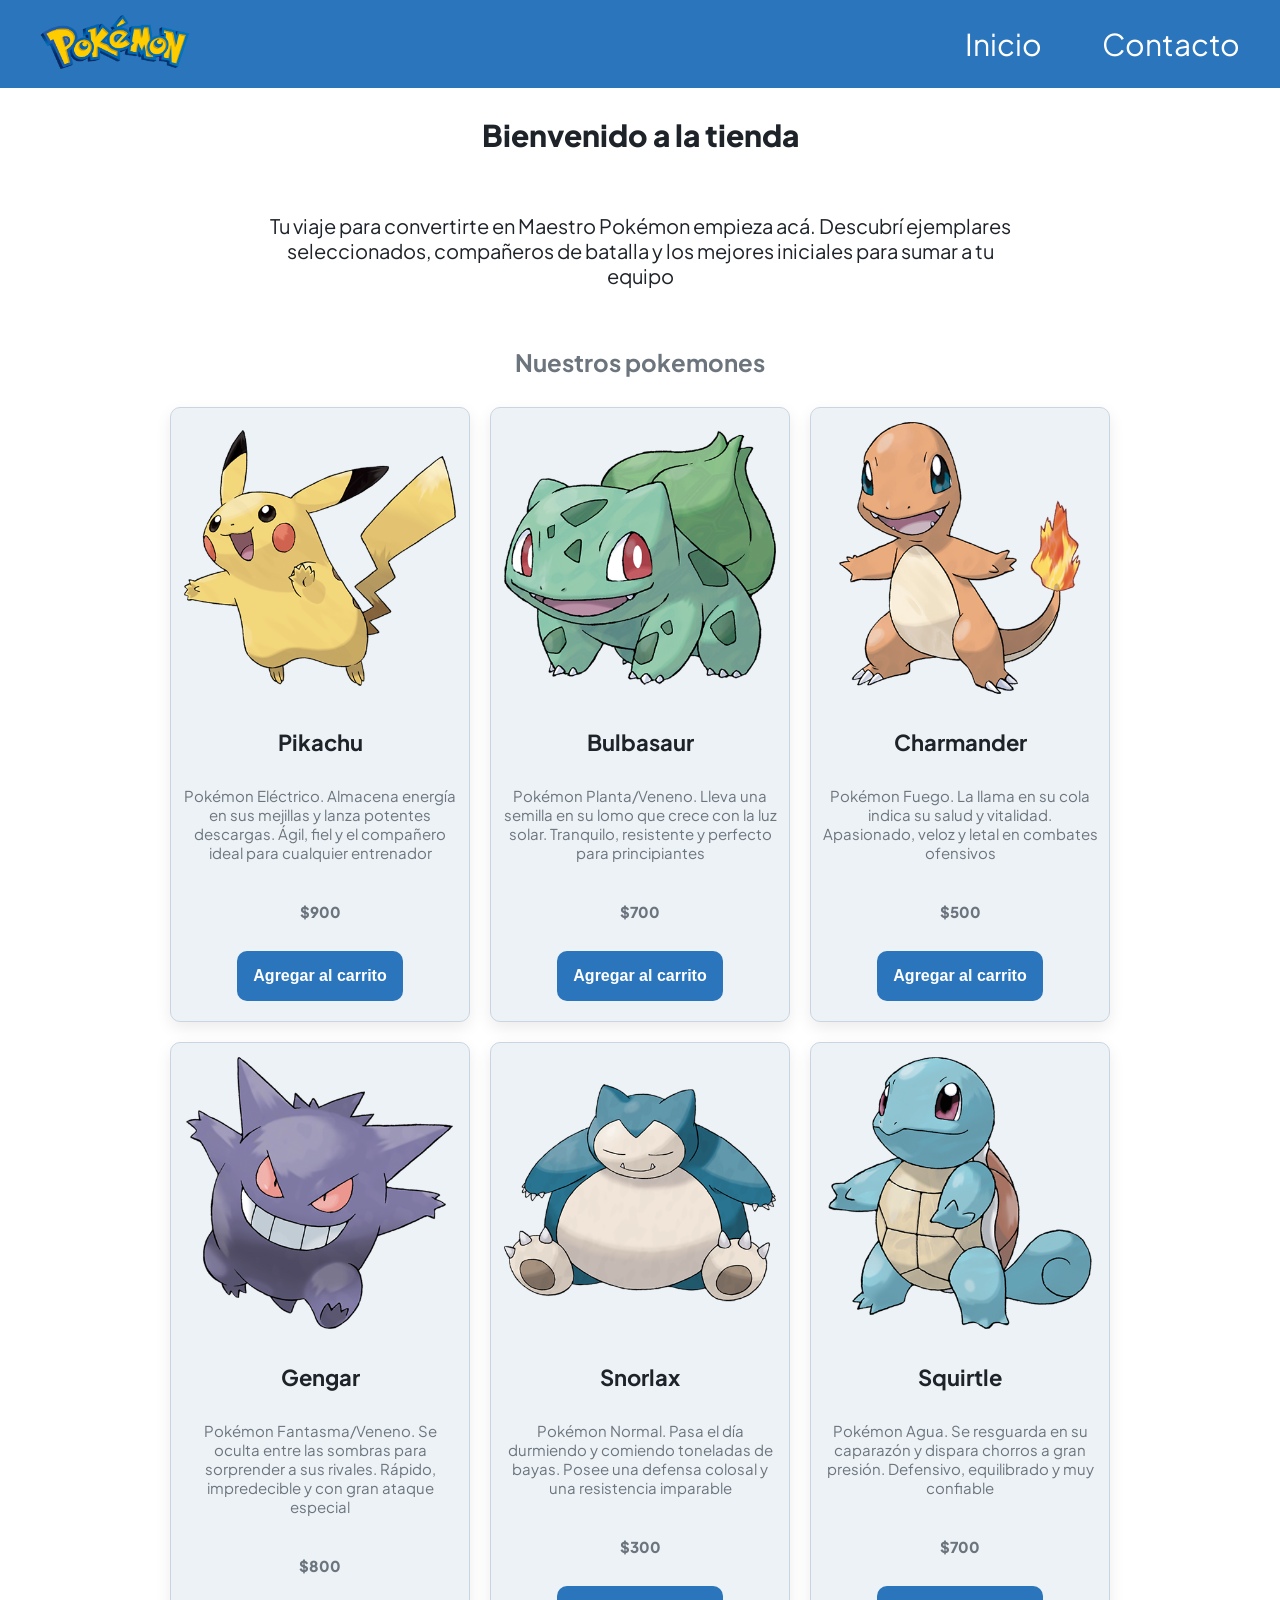
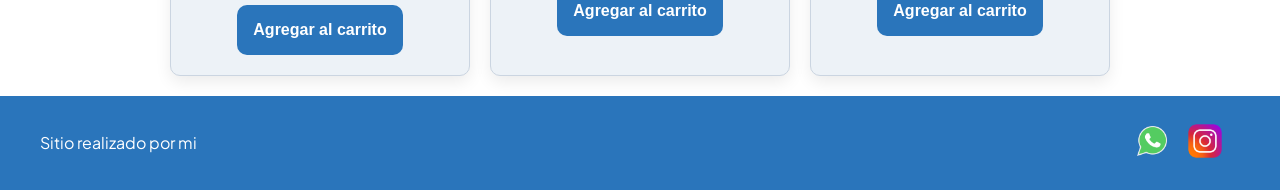
<file: index.html>
<!doctype html>
<html lang="en">
  <head>
    <meta charset="UTF-8" />
    <meta name="viewport" content="width=device-width, initial-scale=1.0" />

    <!--Fuente-->
    <link rel="preconnect" href="https://fonts.googleapis.com" />
    <link rel="preconnect" href="https://fonts.gstatic.com" crossorigin />
    <link
      href="https://fonts.googleapis.com/css2?family=Plus+Jakarta+Sans:ital,wght@0,200..800;1,200..800&display=swap"
      rel="stylesheet"
    />

    <!--CSS-->
    <link rel="stylesheet" href="./css/styles.css" />
    <title>Inicio</title>
  </head>
  <body>
    <header>
      <div class="div-logo">
        <a class="logo" href="./index.html"
          ><img src="./img/logo.png" alt="logo pokemon"
        /></a>
      </div>
      <nav class="header-nav">
        <ul>
          <li><a href="./index.html">Inicio</a></li>
          <li><a href="./pages/contacto.html">Contacto</a></li>
        </ul>
      </nav>
    </header>
    <main>
      <section class="inicio">
        <h1>Bienvenido a la tienda</h1>
        <p class="parrafo">
          Tu viaje para convertirte en Maestro Pokémon empieza acá. Descubrí
          ejemplares seleccionados, compañeros de batalla y los mejores
          iniciales para sumar a tu equipo
        </p>
      </section>
      <section>
        <h2 class="titulos-productos text-secondary">Nuestros pokemones</h2>
        <div class="contenedor-tarjetas">
          <!--Card 1-->
          <article class="card text-dark">
            <img src="./img/pikachu.png" alt="Imagen Pikachu" />
            <h3>Pikachu</h3>
            <p>
              Pokémon Eléctrico. Almacena energía en sus mejillas y lanza
              potentes descargas. Ágil, fiel y el compañero ideal para cualquier
              entrenador
            </p>
            <p class="precio">$900</p>
            <button class="btn">Agregar al carrito</button>
          </article>
          <!--Card 2-->
          <article class="card text-dark">
            <img src="./img/bulbasaur.png" alt="Imagen Bulbasaur" />
            <h3>Bulbasaur</h3>
            <p>
              Pokémon Planta/Veneno. Lleva una semilla en su lomo que crece con
              la luz solar. Tranquilo, resistente y perfecto para principiantes
            </p>
            <p class="precio">$700</p>
            <button class="btn">Agregar al carrito</button>
          </article>
          <!--Card 3-->
          <article class="card text-dark">
            <img src="./img/charmander.png" alt="Imagen Charmander" />
            <h3>Charmander</h3>
            <p>
              Pokémon Fuego. La llama en su cola indica su salud y vitalidad.
              Apasionado, veloz y letal en combates ofensivos
            </p>
            <p class="precio">$500</p>
            <button class="btn">Agregar al carrito</button>
          </article>
          <!--Card 4-->
          <article class="card text-dark">
            <img src="./img/gengar.png" alt="Imagen Gengar" />
            <h3>Gengar</h3>
            <p>
              Pokémon Fantasma/Veneno. Se oculta entre las sombras para
              sorprender a sus rivales. Rápido, impredecible y con gran ataque
              especial
            </p>
            <p class="precio">$800</p>
            <button class="btn">Agregar al carrito</button>
          </article>
          <!--Card 5-->
          <article class="card text-dark">
            <img src="./img/snorlax.png" alt="Imagen Snorlax" />
            <h3>Snorlax</h3>
            <p>
              Pokémon Normal. Pasa el día durmiendo y comiendo toneladas de
              bayas. Posee una defensa colosal y una resistencia imparable
            </p>
            <p class="precio">$300</p>
            <button class="btn">Agregar al carrito</button>
          </article>
          <!--Card 6-->
          <article class="card text-dark">
            <img src="./img/squirtle.png" alt="Imagen Squirtle" />
            <h3>Squirtle</h3>
            <p>
              Pokémon Agua. Se resguarda en su caparazón y dispara chorros a
              gran presión. Defensivo, equilibrado y muy confiable
            </p>
            <p class="precio">$700</p>
            <button class="btn">Agregar al carrito</button>
          </article>
        </div>
      </section>
    </main>
    <footer>
      <p>Sitio realizado por mi</p>
      <nav>
        <ul class="footer-list">
          <li>
            <img src="./img/whatsapp.png" alt="logo whatsapp" />
            <img src="./img/instagram.png" alt="logo instagram" />
          </li>
        </ul>
      </nav>
    </footer>
  </body>
</html>
</file>
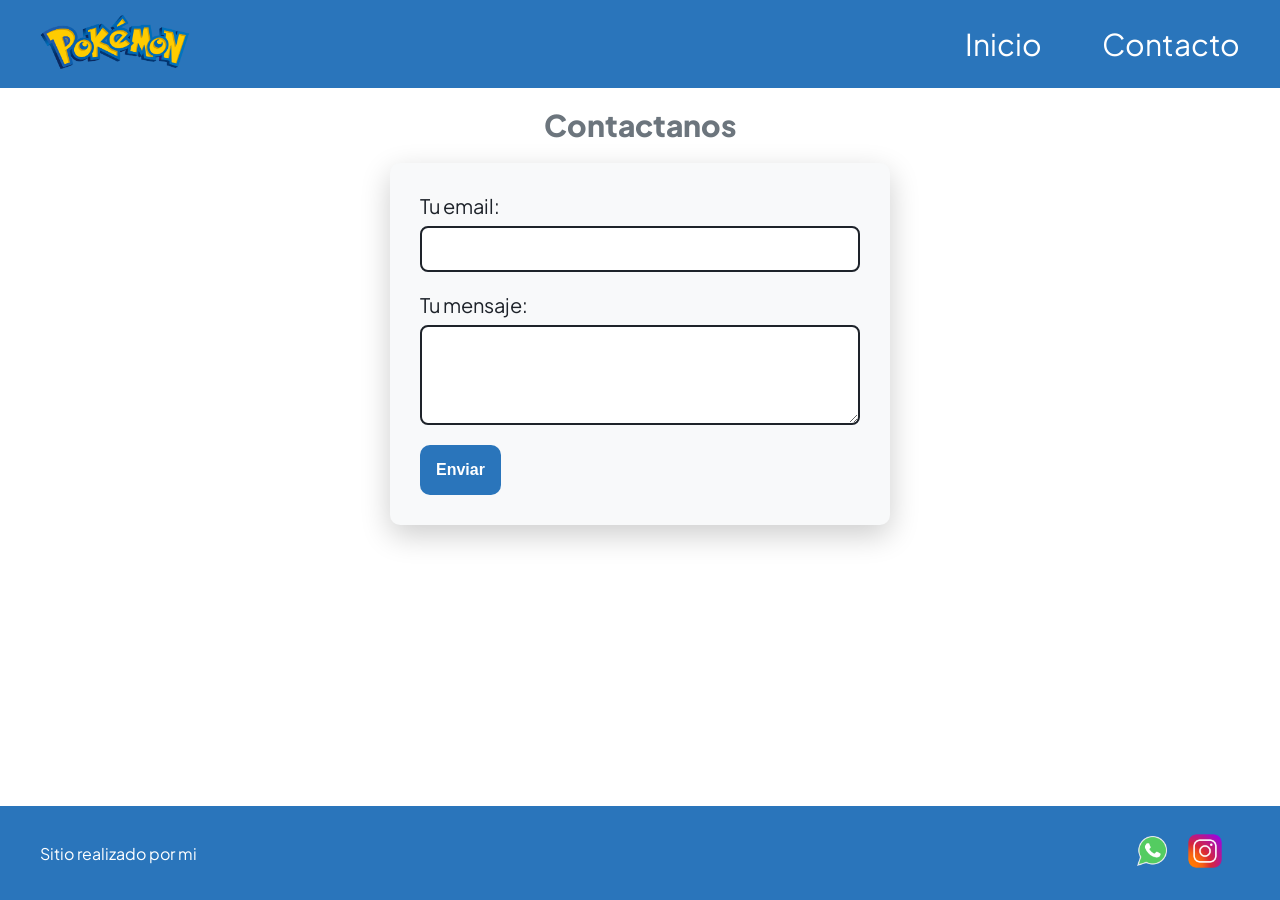
<file: pages/contacto.html>
<!doctype html>
<html lang="en">
  <head>
    <meta charset="UTF-8" />
    <meta name="viewport" content="width=device-width, initial-scale=1.0" />

    <!--Fuente-->
    <link rel="preconnect" href="https://fonts.googleapis.com" />
    <link rel="preconnect" href="https://fonts.gstatic.com" crossorigin />
    <link
      href="https://fonts.googleapis.com/css2?family=Plus+Jakarta+Sans:ital,wght@0,200..800;1,200..800&display=swap"
      rel="stylesheet"
    />

    <!--CSS-->
    <link rel="stylesheet" href="../css/styles.css" />
    <title>Contacto</title>
  </head>
  <body>
    <header>
      <div class="div-logo">
        <a class="logo" href="../index.html"
          ><img src="../img/logo.png" alt="logo pokemon"
        /></a>
      </div>
      <nav class="header-nav">
        <ul>
          <li><a href="../index.html">Inicio</a></li>
          <li><a href="./contacto.html">Contacto</a></li>
        </ul>
      </nav>
    </header>
    <main>
      <section class="contacto">
        <h1 class="titulo-contacto text-secondary">Contactanos</h1>
        <form class="form-contacto" action="" method="POST">
          <div class="grupo-input">
            <label for="email">Tu email:</label>
            <input id="email" type="email" name="email" />
          </div>

          <div class="grupo-input">
            <label for="mensaje">Tu mensaje:</label>
            <textarea id="mensaje" name="message"></textarea>
          </div>

          <button class="btn" type="submit">Enviar</button>
        </form>
      </section>
    </main>
    <footer>
      <p>Sitio realizado por mi</p>
      <nav>
        <ul class="footer-list">
          <li>
            <img src="../img/whatsapp.png" alt="logo whatsapp" />
            <img src="../img/instagram.png" alt="logo instagram" />
          </li>
        </ul>
      </nav>
    </footer>
  </body>
</html>
</file>
<file: css/styles.css>
* {
  margin: 0;
  padding: 0;
  box-sizing: border-box;
}

/*1 rem = 10px */
html {
  font-size: 62.5%;
}

body {
  font-family: "Plus Jakarta Sans", sans-serif;
  font-size: 1.6rem;
  background-color: #ffffff;
  color: #1e232a;

  display: flex;
  flex-direction: column;
  min-height: 100vh;
}

main {
  width: 80%;
  margin: auto;
  padding-bottom: 2rem;

  flex: 1;

  display: flex;
  flex-direction: column;
  align-items: center;
}

h1 {
  font-size: 3rem;
  font-weight: 800;
  line-height: 1.15;
  margin: 3rem 0;
}

h2 {
  font-size: 2.4rem;
  font-weight: 700;
  line-height: 1.2;
  text-align: center;
  margin: 3rem 0;
}

.btn {
  border: none;
  font-size: 1.6rem;
  font-weight: bold;
  padding: 1.6rem;
  border-radius: 1rem;
  background-color: #2a75bb;
  color: #ffffff;
}

header,
footer {
  background-color: #2a75bb;
  color: #ffffff;
  width: 100%;

  display: flex;
  justify-content: space-between;
  align-items: center;
}

footer {
  padding: 1rem 4rem;
}

.div-logo {
  margin-left: 4rem;
}

.div-logo img {
  width: 15rem;
}

.header-nav a {
  text-decoration: none;
  font-size: 3rem;
  color: inherit;
  display: inline-block;
  padding: 2rem;
}

.header-nav {
  margin-right: 2rem;
}

.footer-list li {
  padding: 1rem;
}

.footer-list img {
  width: 5rem;
  padding: 0.5rem;
}

.header-nav ul,
footer .footer-list {
  list-style: none;
  display: flex;
  gap: 2rem;
}

/* COLORES */
.bg-primary {
  background-color: #2a75bb;
}

.bg-secondary {
  background-color: #f8f9fa;
}

.text-light {
  color: #ffffff;
}

.text-dark {
  color: #1e232a;
}

.text-secondary {
  color: #6c757d;
}

/* INICIO */
.inicio {
  display: flex;
  justify-content: center;
  align-items: center;
  flex-wrap: wrap;
}

.inicio h1 {
  width: 100%;
  text-align: center;
}

.parrafo {
  width: 80%;
  text-align: center;
  font-size: 2rem;
  padding: 3rem;
}

.contenedor-tarjetas {
  display: flex;
  flex-wrap: wrap;
  justify-content: center;
  gap: 2rem;
}

.card {
  background-color: #edf2f7;
  color: #1e232a;
  width: 30rem;
  border-radius: 1rem;
  overflow: hidden;
  border: 1.5px solid #cbd5e1;
  box-shadow: 0 6px 16px rgba(0, 0, 0, 0.08);

  display: flex;
  flex-direction: column;
  align-items: center;
  gap: 2rem;
  padding-bottom: 2rem;
}

.card img {
  width: 100%;
  height: 30rem;
  object-fit: cover;
}

.card h3 {
  font-size: 2.2rem;
  font-weight: 700;
  color: #1e232a;
}

.card p {
  color: #6c757d;
  font-size: 1.5rem;
  text-align: center;
  padding: 1rem;
}

.precio {
  font-size: 2rem;
  font-weight: 900;
  color: #1e232a;
}

/* CONTACTO */
.contacto {
  width: 100%;
  display: flex;
  flex-direction: column;
  align-items: center;
}

.titulo-contacto {
  margin: 2rem 0;
}

.form-contacto {
  background-color: #f8f9fa;
  color: #1e232a;
  width: 100%;
  max-width: 50rem;
  font-size: 2rem;
  padding: 3rem;
  border-radius: 1rem;
  box-shadow: 0 10px 30px rgba(0, 0, 0, 0.2);
}

.grupo-input {
  display: flex;
  flex-direction: column;
  gap: 0.8rem;
  margin-bottom: 2rem;
}

.grupo-input input,
.grupo-input textarea {
  width: 100%;
  padding: 1.2rem;
  font-size: 1.6rem;

  color: #1e232a;
  background-color: #ffffff;

  border: 2px solid #1e232a;
  border-radius: 0.8rem;

  outline: none;
}

.grupo-input textarea {
  min-height: 10rem;
  resize: vertical;
}
</file>
